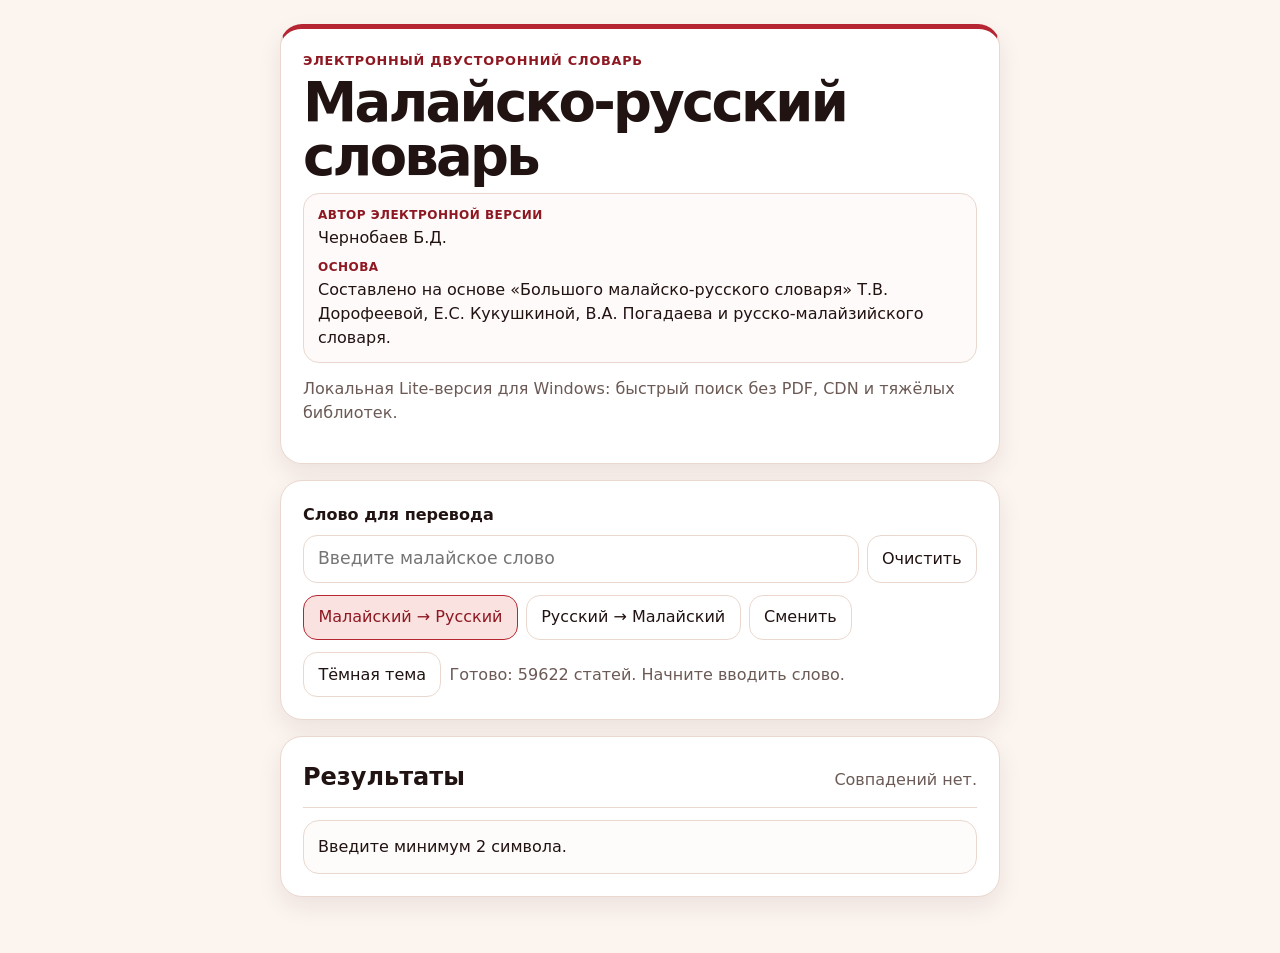
<file: dictionary-lite/index.html>
<!doctype html>
<html lang="ru">
  <head>
    <meta charset="utf-8" />
    <meta name="viewport" content="width=device-width, initial-scale=1" />
    <meta name="theme-color" content="#b92f3a" />
    <title>Малайско-русский словарь Lite</title>
    <link rel="manifest" href="./manifest.webmanifest" />
    <link rel="stylesheet" href="./style.css" />
  </head>
  <body>
    <main class="shell">
      <header class="header">
        <p class="eyebrow">Электронный двусторонний словарь</p>
        <h1>Малайско-русский словарь</h1>
        <dl class="dictionary-meta" aria-label="Сведения о словаре">
          <div>
            <dt>Автор электронной версии</dt>
            <dd>Чернобаев Б.Д.</dd>
          </div>
          <div>
            <dt>Основа</dt>
            <dd>Составлено на основе «Большого малайско-русского словаря» Т.В. Дорофеевой, Е.С. Кукушкиной, В.А. Погадаева и русско-малайзийского словаря.</dd>
          </div>
        </dl>
        <p class="subtitle">Локальная Lite-версия для Windows: быстрый поиск без PDF, CDN и тяжёлых библиотек.</p>
      </header>

      <section class="search-panel" aria-labelledby="searchTitle">
        <h2 id="searchTitle" class="visually-hidden">Поиск по словарю</h2>
        <label class="field-label" for="search">Слово для перевода</label>
        <div class="search-row">
          <input id="search" type="search" autocomplete="off" spellcheck="false" inputmode="search" />
          <button id="clearSearch" type="button" aria-label="Очистить поиск">Очистить</button>
        </div>

        <div class="direction-row" aria-label="Направление перевода">
          <button type="button" data-direction="ms-ru" aria-pressed="true">Малайский → Русский</button>
          <button type="button" data-direction="ru-ms" aria-pressed="false">Русский → Малайский</button>
          <button id="swapDirection" type="button">Сменить</button>
        </div>

        <div class="utility-row">
          <button id="themeToggle" type="button">Тёмная тема</button>
          <p id="status" class="status" role="status" aria-live="polite">Загрузка словаря...</p>
        </div>
      </section>

      <section class="results-panel" aria-labelledby="resultsTitle">
        <div class="results-head">
          <h2 id="resultsTitle">Результаты</h2>
          <p id="resultCount" aria-live="polite">Введите минимум 2 символа.</p>
        </div>
        <ol id="results" class="results"></ol>
      </section>
    </main>

    <script src="./search-core.js"></script>
    <script src="./app.js"></script>
  </body>
</html>
</file>
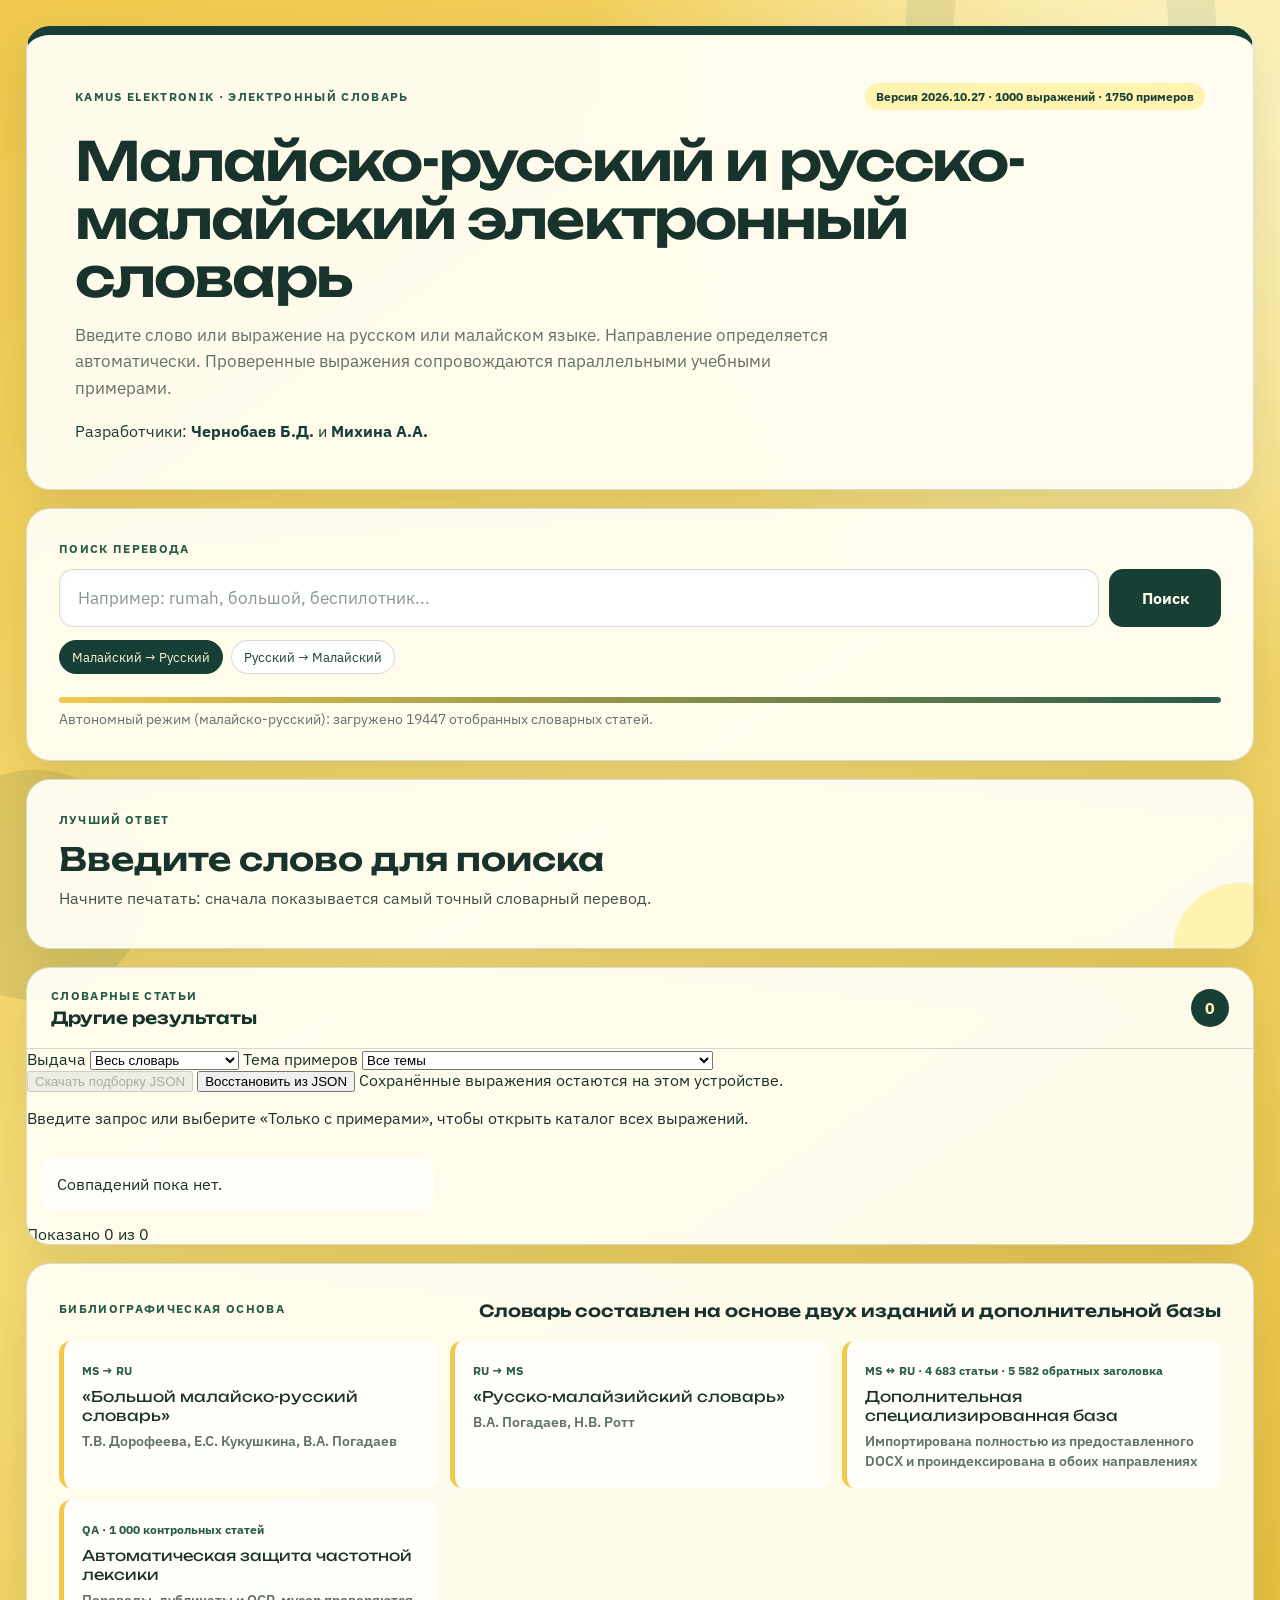
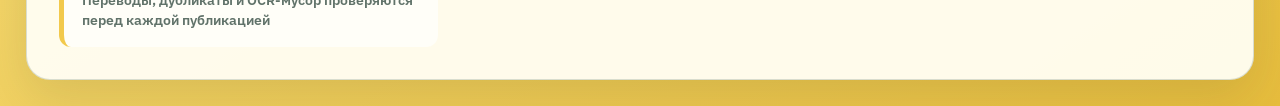
<file: dictionary-ui/index.html>
<!doctype html>
<html lang="ru">
  <head>
    <meta charset="UTF-8" />
    <meta name="viewport" content="width=device-width, initial-scale=1.0" />
    <title>Малайско-русский и русско-малайский электронный словарь</title>
    <link rel="preconnect" href="https://fonts.googleapis.com" />
    <link rel="preconnect" href="https://fonts.gstatic.com" crossorigin />
    <link
      href="https://fonts.googleapis.com/css2?family=Unbounded:wght@400;600;800&family=IBM+Plex+Sans:wght@400;500;600;700&display=swap"
      rel="stylesheet"
    />
    <link rel="stylesheet" href="./styles.css" />
  </head>
  <body>
    <div class="bg-shape bg-shape-1" aria-hidden="true"></div>
    <div class="bg-shape bg-shape-2" aria-hidden="true"></div>

    <main class="app-shell">
      <header class="hero card">
        <div class="hero-kicker">
          <p class="eyebrow">Kamus elektronik · Электронный словарь</p>
          <p class="build-version">Версия 2026.10.27 · 1000 выражений · 1750 примеров</p>
        </div>
        <h1>Малайско-русский и русско-малайский электронный словарь</h1>
        <p class="hero-text">
          Введите слово или выражение на русском или малайском языке. Направление определяется
          автоматически. Проверенные выражения сопровождаются параллельными учебными примерами.
        </p>
        <p class="developers">Разработчики: <strong>Чернобаев Б.Д.</strong> и <strong>Михина А.А.</strong></p>
      </header>

      <section class="controls card">
        <p class="search-label">Поиск перевода</p>
        <div class="search-row">
          <input
            id="searchInput"
            type="search"
            placeholder="Например: rumah, большой, беспилотник..."
            autocomplete="off"
            disabled
          />
          <button id="searchButton" disabled>Поиск</button>
        </div>

        <div id="suggestions" class="suggestions" aria-live="polite"></div>

        <div class="search-tools">
          <div class="direction-switch" id="directionSwitch">
            <button type="button" data-direction="ms-ru" class="mode-button active">
              Малайский → Русский
            </button>
            <button type="button" data-direction="ru-ms" class="mode-button">
              Русский → Малайский
            </button>
          </div>
          <div class="history" id="searchHistory"></div>
        </div>

        <div class="status-block">
          <div class="progress-track" aria-hidden="true">
            <div id="progressBar" class="progress-bar"></div>
          </div>
          <p id="statusText">Запуск автономной словарной базы...</p>
        </div>
      </section>

      <section class="answer card" id="answerCard">
        <div class="answer-head">Лучший ответ</div>
        <h2 id="answerTitle">Введите слово для поиска</h2>
        <p id="answerBody">Начните ввод. Система покажет наиболее точный перевод.</p>
        <div id="answerDetails" class="answer-details" hidden></div>
        <div id="answerMeta" class="answer-meta"></div>
        <div id="missingActions" class="missing-actions" hidden>
          <button id="saveMissingButton" type="button">Сохранить отсутствующее слово</button>
          <button id="exportMissingJsonButton" type="button" class="secondary-button">Экспорт JSON</button>
          <button id="exportMissingCsvButton" type="button" class="secondary-button">Экспорт CSV</button>
          <span id="missingCount"></span>
        </div>
      </section>

      <section class="workspace card">
        <div class="result-panel">
          <div class="panel-head">
            <div>
              <p class="section-kicker">Словарные статьи</p>
              <h2>Другие результаты</h2>
            </div>
            <span id="resultCount" class="result-count">0</span>
          </div>
          <div class="context-filters">
            <label for="contextMode">Выдача
              <select id="contextMode">
                <option value="all">Весь словарь</option>
                <option value="context">Только с примерами</option>
                <option value="saved" id="savedContextOption">Сохранённые (0)</option>
              </select>
            </label>
            <label for="contextTopic">Тема примеров
              <select id="contextTopic"><option value="">Все темы</option></select>
            </label>
            <button id="resetContextFilters" type="button" class="context-reset" hidden>Сбросить фильтры</button>
          </div>
          <div class="context-library-tools">
            <button id="exportContextFavorites" type="button" disabled>Скачать подборку JSON</button>
            <button id="importContextFavorites" type="button">Восстановить из JSON</button>
            <input id="contextImportFile" type="file" accept=".json,application/json" hidden />
            <span id="contextFavoriteStatus" role="status">Сохранённые выражения остаются на этом устройстве.</span>
          </div>
          <section id="contextImportPreview" class="context-import-preview" aria-labelledby="contextImportHeading" hidden>
            <h3 id="contextImportHeading">Восстановление подборки</h3>
            <p id="contextImportSummary" role="status"></p>
            <ul id="contextImportExamples"></ul>
            <p>Будут добавлены только выражения из текущего корпуса. Сохранённые записи останутся в подборке.</p>
            <div class="context-import-actions">
              <button id="applyContextImport" type="button">Добавить в подборку</button>
              <button id="cancelContextImport" type="button">Отмена</button>
            </div>
          </section>
          <p id="contextSummary" class="context-summary" aria-live="polite"></p>
          <ul id="resultList" class="result-list"></ul>
          <div class="result-paging">
            <span id="shownResultCount"></span>
            <button id="showMoreResults" type="button" hidden>Показать ещё</button>
          </div>
        </div>
      </section>

      <section class="sources card">
        <div class="sources-heading">
          <p class="section-kicker">Библиографическая основа</p>
          <h2>Словарь составлен на основе двух изданий и дополнительной базы</h2>
        </div>
        <div class="source-grid">
          <article class="source-item">
            <span>MS → RU</span>
            <p>«Большой малайско-русский словарь»</p>
            <strong>Т.В. Дорофеева, Е.С. Кукушкина, В.А. Погадаев</strong>
          </article>
          <article class="source-item">
            <span>RU → MS</span>
            <p>«Русско-малайзийский словарь»</p>
            <strong>В.А. Погадаев, Н.В. Ротт</strong>
          </article>
          <article class="source-item">
            <span>MS ↔ RU · 4 683 статьи · 5 582 обратных заголовка</span>
            <p>Дополнительная специализированная база</p>
            <strong>Импортирована полностью из предоставленного DOCX и проиндексирована в обоих направлениях</strong>
          </article>
          <article class="source-item">
            <span>QA · 1 000 контрольных статей</span>
            <p>Автоматическая защита частотной лексики</p>
            <strong>Переводы, дубликаты и OCR-мусор проверяются перед каждой публикацией</strong>
          </article>
        </div>
      </section>
    </main>

    <script type="module" src="./app.js?v=context-24"></script>
  </body>
</html>
</file>
<file: dictionary-lite/style.css>
:root {
  color-scheme: light;
  --bg: #fbf4ef;
  --panel: #ffffff;
  --text: #211312;
  --muted: #6b5a55;
  --border: #ead8cf;
  --accent: #b52632;
  --accent-strong: #8e1822;
  --accent-soft: #f9e2df;
  --focus: #215dff;
  --shadow: 0 10px 24px rgba(80, 20, 28, 0.08);
  font-family: system-ui, -apple-system, BlinkMacSystemFont, "Segoe UI", sans-serif;
}

@media (prefers-color-scheme: dark) {
  :root:not([data-theme="light"]) {
    color-scheme: dark;
    --bg: #170d10;
    --panel: #221316;
    --text: #fff3f4;
    --muted: #d5b7bb;
    --border: #4a2a2f;
    --accent: #ff6975;
    --accent-strong: #ff8790;
    --accent-soft: #3a1d22;
    --focus: #8db3ff;
    --shadow: none;
  }
}

:root[data-theme="dark"] {
  color-scheme: dark;
  --bg: #170d10;
  --panel: #221316;
  --text: #fff3f4;
  --muted: #d5b7bb;
  --border: #4a2a2f;
  --accent: #ff6975;
  --accent-strong: #ff8790;
  --accent-soft: #3a1d22;
  --focus: #8db3ff;
  --shadow: none;
}

* { box-sizing: border-box; }

body {
  margin: 0;
  min-width: 320px;
  background: var(--bg);
  color: var(--text);
  font-family: inherit;
  line-height: 1.5;
}

button,
input {
  font: inherit;
}

button {
  min-height: 42px;
  border: 1px solid var(--border);
  border-radius: 14px;
  background: var(--panel);
  color: var(--text);
  cursor: pointer;
  padding: 0.6rem 0.9rem;
}

button:hover,
button[aria-pressed="true"] {
  border-color: var(--accent);
  background: var(--accent-soft);
  color: var(--accent-strong);
}

button:focus-visible,
input:focus-visible {
  outline: 3px solid var(--focus);
  outline-offset: 2px;
}

.shell {
  width: min(100% - 24px, 720px);
  margin: 0 auto;
  padding: 24px 0 40px;
}

.header,
.search-panel,
.results-panel {
  background: var(--panel);
  border: 1px solid var(--border);
  border-radius: 22px;
  box-shadow: var(--shadow);
  padding: 22px;
  margin-bottom: 16px;
}

.header {
  border-top: 5px solid var(--accent);
}

.eyebrow {
  margin: 0 0 6px;
  color: var(--accent-strong);
  font-size: 0.8rem;
  font-weight: 800;
  letter-spacing: 0.06em;
  text-transform: uppercase;
}

h1,
h2,
p {
  margin-top: 0;
}

h1 {
  margin-bottom: 10px;
  font-size: clamp(2rem, 8vw, 3.4rem);
  line-height: 0.98;
  letter-spacing: -0.05em;
}

.subtitle,
.status,
#resultCount {
  color: var(--muted);
}

.dictionary-meta {
  display: grid;
  gap: 8px;
  margin: 0 0 14px;
  padding: 12px 14px;
  border: 1px solid var(--border);
  border-radius: 16px;
  background: color-mix(in srgb, var(--panel) 82%, var(--accent-soft));
}

.dictionary-meta div {
  display: grid;
  gap: 2px;
}

.dictionary-meta dt {
  color: var(--accent-strong);
  font-size: 0.75rem;
  font-weight: 800;
  letter-spacing: 0.04em;
  text-transform: uppercase;
}

.dictionary-meta dd {
  margin: 0;
  color: var(--text);
}

.field-label {
  display: block;
  margin-bottom: 8px;
  font-weight: 700;
}

.search-row {
  display: grid;
  grid-template-columns: 1fr auto;
  gap: 8px;
}

#search {
  width: 100%;
  min-height: 48px;
  border: 1px solid var(--border);
  border-radius: 14px;
  background: var(--panel);
  color: var(--text);
  padding: 0 14px;
  font-size: 1.08rem;
}

.direction-row,
.utility-row {
  display: flex;
  flex-wrap: wrap;
  gap: 8px;
  align-items: center;
  margin-top: 12px;
}

.status {
  margin: 0;
  min-height: 1.5em;
}

.results-head {
  display: flex;
  justify-content: space-between;
  gap: 12px;
  align-items: baseline;
  border-bottom: 1px solid var(--border);
  margin-bottom: 12px;
}

.results-head h2,
.results-head p {
  margin-bottom: 12px;
}

.results {
  list-style: none;
  margin: 0;
  padding: 0;
  display: grid;
  gap: 10px;
}

.result-card,
.empty-state {
  border: 1px solid var(--border);
  border-radius: 16px;
  background: color-mix(in srgb, var(--panel) 88%, var(--accent-soft));
  padding: 14px;
}

.result-card h2 {
  margin-bottom: 6px;
  font-size: 1.25rem;
  line-height: 1.2;
}

.result-card p {
  margin-bottom: 0;
  color: var(--muted);
}

mark {
  border-radius: 5px;
  background: #ffe08a;
  color: #2a1600;
  padding: 0 0.1em;
}

.visually-hidden {
  position: absolute;
  width: 1px;
  height: 1px;
  padding: 0;
  margin: -1px;
  overflow: hidden;
  clip: rect(0, 0, 0, 0);
  white-space: nowrap;
  border: 0;
}

@media (max-width: 520px) {
  .shell { width: min(100% - 16px, 720px); padding-top: 12px; }
  .header,
  .search-panel,
  .results-panel { border-radius: 18px; padding: 16px; }
  .search-row { grid-template-columns: 1fr; }
  .direction-row button,
  .utility-row button { flex: 1 1 100%; }
  .results-head { display: block; }
}
</file>
<file: dictionary-ui/styles.css>
:root {
  --sun: #f2c94c;
  --sun-soft: #fff3b0;
  --paper: #fffdf2;
  --paper-strong: #fff9d9;
  --forest: #173f35;
  --forest-2: #285b49;
  --ink: #18332b;
  --muted: #607269;
  --line: rgba(23, 63, 53, 0.18);
  --shadow: 0 18px 50px rgba(54, 64, 36, 0.13);
}

* { box-sizing: border-box; }

body {
  margin: 0;
  min-height: 100vh;
  padding: 26px;
  color: var(--ink);
  font-family: "IBM Plex Sans", "Segoe UI", sans-serif;
  background:
    radial-gradient(circle at 92% 5%, rgba(255, 249, 210, 0.9), transparent 30%),
    linear-gradient(145deg, #f0c84c 0%, #f7dc75 48%, #e7bd3d 100%);
}

.bg-shape { position: fixed; pointer-events: none; border-radius: 999px; z-index: 0; }
.bg-shape-1 { width: 310px; height: 310px; top: -135px; right: 5%; border: 48px solid rgba(23, 63, 53, 0.08); }
.bg-shape-2 { width: 230px; height: 230px; bottom: -100px; left: -80px; background: rgba(23, 63, 53, 0.1); }

.app-shell { position: relative; z-index: 1; max-width: 1240px; margin: 0 auto; display: grid; gap: 18px; }
.product-panel { display: grid; gap: 18px; }
.product-panel[hidden] { display: none; }
.product-tabs { display: flex; gap: 8px; padding: 10px; }
.product-tab { flex: 1; min-height: 48px; border: 1px solid var(--line); border-radius: 14px; background: transparent; color: var(--forest); font: inherit; font-weight: 700; cursor: pointer; }
.product-tab.active { background: var(--forest); color: #fffbea; }
.card { background: rgba(255, 253, 242, 0.96); border: 1px solid rgba(23, 63, 53, 0.16); border-radius: 24px; box-shadow: var(--shadow); }
.hero { padding: clamp(24px, 4vw, 48px); border-top: 9px solid var(--forest); animation: rise 420ms ease-out both; }
.hero-kicker, .panel-head, .sources-heading { display: flex; align-items: center; justify-content: space-between; gap: 16px; }
.eyebrow, .section-kicker, .search-label { margin: 0; color: var(--forest-2); font-size: 0.76rem; font-weight: 700; letter-spacing: 0.11em; text-transform: uppercase; }
h1, h2 { font-family: "Unbounded", "Trebuchet MS", sans-serif; font-weight: 600; }
h1 { max-width: 980px; margin: 22px 0 16px; font-size: clamp(1.8rem, 4.2vw, 3.7rem); line-height: 1.08; letter-spacing: -0.035em; }
h2 { margin: 4px 0 0; font-size: 1.04rem; }
.hero-text { max-width: 760px; margin: 0; color: var(--muted); font-size: 1.06rem; line-height: 1.55; }
.developers { margin: 20px 0 0; color: var(--forest); }
.build-version { flex: 0 0 auto; margin: 0; padding: 6px 11px; border-radius: 999px; background: var(--sun-soft); color: var(--forest); font-size: 0.76rem; font-weight: 700; }

.controls { padding: clamp(20px, 3vw, 32px); display: grid; gap: 13px; animation: rise 500ms ease-out both; }
.search-row { display: grid; grid-template-columns: 1fr auto; gap: 10px; }
.search-row input, .search-row button { border: 1px solid var(--line); border-radius: 14px; font: inherit; }
.search-row input { min-height: 58px; padding: 14px 18px; background: #fff; color: var(--ink); caret-color: var(--forest); font-size: 1.08rem; font-weight: 600; box-shadow: inset 0 2px 7px rgba(23, 63, 53, 0.04); }
.search-row input:focus { outline: 3px solid rgba(242, 201, 76, 0.55); border-color: var(--forest-2); }
.search-row input::placeholder { color: #89968f; font-weight: 400; }
.search-row input:disabled { opacity: 0.65; }
.search-row button { min-width: 112px; padding: 0 22px; background: var(--forest); color: #fffbea; font-weight: 700; cursor: pointer; }
.search-row button:hover { background: var(--forest-2); }
.search-row button:disabled { opacity: 0.5; cursor: wait; }

.suggestions, .history, .direction-switch { display: flex; flex-wrap: wrap; gap: 8px; }
.suggestions:empty { display: none; }
.suggestion-chip, .mode-button, .history-chip { border: 1px solid var(--line); border-radius: 999px; padding: 7px 12px; background: #fff; color: var(--forest); font: inherit; font-size: 0.84rem; cursor: pointer; }
.suggestion-chip:hover, .history-chip:hover { background: var(--sun-soft); }
.mode-button.active { background: var(--forest); border-color: var(--forest); color: #fff9d8; }
.mode-button:disabled, .history-chip:disabled { opacity: 0.5; }
.search-tools { display: grid; gap: 10px; }
.status-block { display: grid; gap: 7px; }
.progress-track { height: 6px; overflow: hidden; border-radius: 999px; background: rgba(23, 63, 53, 0.1); }
.progress-bar { width: 0; height: 100%; border-radius: inherit; background: linear-gradient(90deg, var(--sun), var(--forest-2)); transition: width 180ms linear; }
#statusText { margin: 0; color: var(--muted); font-size: 0.86rem; }

.answer { position: relative; overflow: hidden; padding: clamp(22px, 3vw, 32px); display: grid; gap: 8px; animation: rise 560ms ease-out both; }
.answer::after { content: ""; position: absolute; width: 135px; height: 135px; right: -55px; bottom: -70px; border-radius: 50%; background: var(--sun-soft); }
.answer-head { color: var(--forest-2); font-size: 0.74rem; font-weight: 700; letter-spacing: 0.1em; text-transform: uppercase; }
.answer h2 { font-size: clamp(1.35rem, 2.5vw, 2rem); }
.answer p { margin: 0; color: #3f5149; font-size: 1.02rem; }
.answer-details { position: relative; z-index: 1; display: grid; gap: 10px; margin: 4px 0; }
.answer-details[hidden] { display: none; }
.answer-sense { padding: 13px 15px; border-left: 4px solid var(--sun); border-radius: 10px; background: #fffef8; }
.sense-heading { color: var(--forest-2); font-size: 0.76rem; font-weight: 700; letter-spacing: 0.05em; text-transform: uppercase; }
.answer .sense-translation { margin-top: 5px; color: var(--ink); font-size: 1.05rem; font-weight: 700; }
.answer .sense-example { margin-top: 8px; color: var(--forest); font-style: italic; }
.answer .sense-example-translation { margin-top: 2px; color: var(--muted); font-size: 0.9rem; }
.answer-chip.detail-chip { background: rgba(40, 91, 73, 0.1); }
.answer-meta { display: flex; flex-wrap: wrap; align-items: center; gap: 8px; color: var(--muted); font-size: 0.82rem; }
.answer-chip, .result-type { display: inline-flex; padding: 4px 9px; border-radius: 999px; background: var(--sun-soft); color: var(--forest); font-size: 0.74rem; font-weight: 700; }
.missing-actions { position: relative; z-index: 1; display: flex; flex-wrap: wrap; align-items: center; gap: 8px; margin-top: 7px; }
.missing-actions[hidden] { display: none; }
.missing-actions button { border: 1px solid var(--forest); border-radius: 999px; padding: 8px 13px; background: var(--forest); color: #fffbea; font: inherit; font-size: 0.8rem; font-weight: 700; cursor: pointer; }
.missing-actions button.secondary-button { background: transparent; color: var(--forest); }
.missing-actions button:hover { background: var(--forest-2); color: #fffbea; }
.missing-actions span { color: var(--muted); font-size: 0.8rem; }

.workspace { overflow: hidden; animation: rise 610ms ease-out both; }
.result-panel { min-height: 260px; }
.panel-head { padding: 20px 24px; border-bottom: 1px solid var(--line); }
.result-count { min-width: 38px; height: 38px; display: inline-flex; align-items: center; justify-content: center; border-radius: 50%; background: var(--forest); color: var(--sun-soft); font-weight: 700; }
.result-list { margin: 0; padding: 14px; display: grid; grid-template-columns: repeat(3, minmax(0, 1fr)); gap: 10px; list-style: none; max-height: 680px; overflow: auto; }
.result-item { min-width: 0; padding: 15px; border: 1px solid transparent; border-radius: 14px; background: #fffef8; cursor: pointer; transition: transform 160ms ease, border-color 160ms ease, background 160ms ease; }
.result-item:hover { transform: translateY(-2px); border-color: var(--forest-2); }
.result-item.active { border-color: var(--forest); background: var(--paper-strong); }
.result-headword { margin: 0 0 6px; font-weight: 700; font-size: 1rem; }
.result-translation { margin: 0; color: #46584f; line-height: 1.38; }
.result-type { margin-top: 10px; margin-right: 7px; }
.result-page { color: var(--muted); font-size: 0.76rem; }
mark { padding: 0 2px; border-radius: 3px; background: #ffe17c; color: inherit; }

.sources { padding: clamp(22px, 3vw, 32px); animation: rise 680ms ease-out both; }
.source-grid { margin-top: 20px; display: grid; grid-template-columns: repeat(3, minmax(0, 1fr)); gap: 12px; }
.source-item { padding: 18px; border-left: 5px solid var(--sun); border-radius: 12px; background: #fffef8; }
.source-item span { color: var(--forest-2); font-size: 0.75rem; font-weight: 700; }
.source-item p { margin: 8px 0 5px; font-family: "Unbounded", sans-serif; font-size: 0.92rem; }
.source-item strong { color: var(--muted); font-size: 0.88rem; font-weight: 600; }

.tm-panel { padding: clamp(20px, 3vw, 32px); gap: 20px; }
.tm-heading, .tm-toolbar, .tm-editor-actions, .tm-import { display: flex; align-items: end; justify-content: space-between; gap: 12px; flex-wrap: wrap; }
.tm-heading h2 { max-width: 850px; font-size: clamp(1.1rem, 2vw, 1.6rem); }
.tm-count { padding: 7px 12px; border-radius: 999px; background: var(--forest); color: var(--sun-soft); font-weight: 700; }
.tm-toolbar label, .tm-editor label, .tm-editor-actions label { display: grid; gap: 7px; color: var(--forest); font-size: 0.82rem; font-weight: 700; }
.tm-search-label { flex: 1; min-width: 280px; }
.tm-toolbar input, .tm-toolbar select, .tm-editor textarea, .tm-editor-actions select, .tm-editor-actions input { width: 100%; border: 1px solid var(--line); border-radius: 12px; padding: 11px 13px; background: #fff; color: var(--ink); font: inherit; }
.tm-editor { display: grid; grid-template-columns: 1fr 1fr; gap: 14px; }
.tm-editor textarea { min-height: 150px; resize: vertical; line-height: 1.5; }
.tm-editor-actions button, .tm-import button { min-height: 44px; border: 1px solid var(--forest); border-radius: 12px; padding: 9px 15px; background: var(--forest); color: #fffbea; font: inherit; font-weight: 700; cursor: pointer; }
.tm-editor-actions .secondary-button, .tm-import .secondary-button { background: transparent; color: var(--forest); }
.tm-editor-actions .danger-button { border-color: #9b3a2f; background: transparent; color: #9b3a2f; }
.tm-editor-actions button:disabled { opacity: 0.45; cursor: not-allowed; }
.card-inset { padding: 16px; border: 1px solid var(--line); border-radius: 15px; background: #fffef8; }
.tm-import p, .tm-status { margin: 4px 0 0; color: var(--muted); font-size: 0.86rem; }
.tm-suggestions, .tm-list { display: grid; gap: 10px; }
.tm-stats { display: flex; flex-wrap: wrap; gap: 8px; }
.tm-stat { padding: 7px 11px; border: 1px solid var(--line); border-radius: 999px; background: var(--paper-strong); color: var(--forest); font-size: 0.8rem; font-weight: 700; }
.tm-suggestions { grid-template-columns: repeat(2, minmax(0, 1fr)); }
.tm-match { display: grid; grid-template-columns: auto 1fr; gap: 4px 10px; padding: 13px; text-align: left; border: 1px solid var(--line); border-radius: 13px; background: var(--paper-strong); color: var(--ink); cursor: pointer; }
.tm-match strong { grid-row: span 3; align-self: start; padding: 5px; border-radius: 8px; background: var(--sun-soft); color: var(--forest); }
.tm-match small, .tm-card-meta { color: var(--muted); }
.tm-list { grid-template-columns: repeat(2, minmax(0, 1fr)); }
.tm-card { padding: 16px; border-left: 5px solid var(--sun); border-radius: 13px; background: #fffef8; }
.tm-card p { margin: 9px 0 0; line-height: 1.45; }
.tm-card p[lang="ms"] { color: var(--forest-2); font-weight: 600; }
.tm-card-meta { display: flex; justify-content: space-between; gap: 8px; font-size: 0.76rem; font-weight: 700; }
.tm-status-machine { color: #9a5a18; }
.tm-status-reviewed { color: #27608a; }
.tm-status-verified { color: var(--forest); }
.tm-empty { color: var(--muted); }

@keyframes rise { from { opacity: 0; transform: translateY(12px); } to { opacity: 1; transform: translateY(0); } }

@media (max-width: 900px) {
  body { padding: 14px; }
  .result-list { grid-template-columns: repeat(2, minmax(0, 1fr)); }
  .source-grid { grid-template-columns: 1fr; }
}

@media (max-width: 620px) {
  body { padding: 8px; }
  .card { border-radius: 18px; }
  .hero-kicker, .sources-heading { align-items: flex-start; flex-direction: column; }
  .search-row { grid-template-columns: 1fr; }
  .search-row button { min-height: 48px; }
  .result-list, .source-grid { grid-template-columns: 1fr; }
  .tm-editor, .tm-list, .tm-suggestions { grid-template-columns: 1fr; }
  .product-tabs { flex-direction: column; }
  .result-list { max-height: 600px; }
}
</file>
